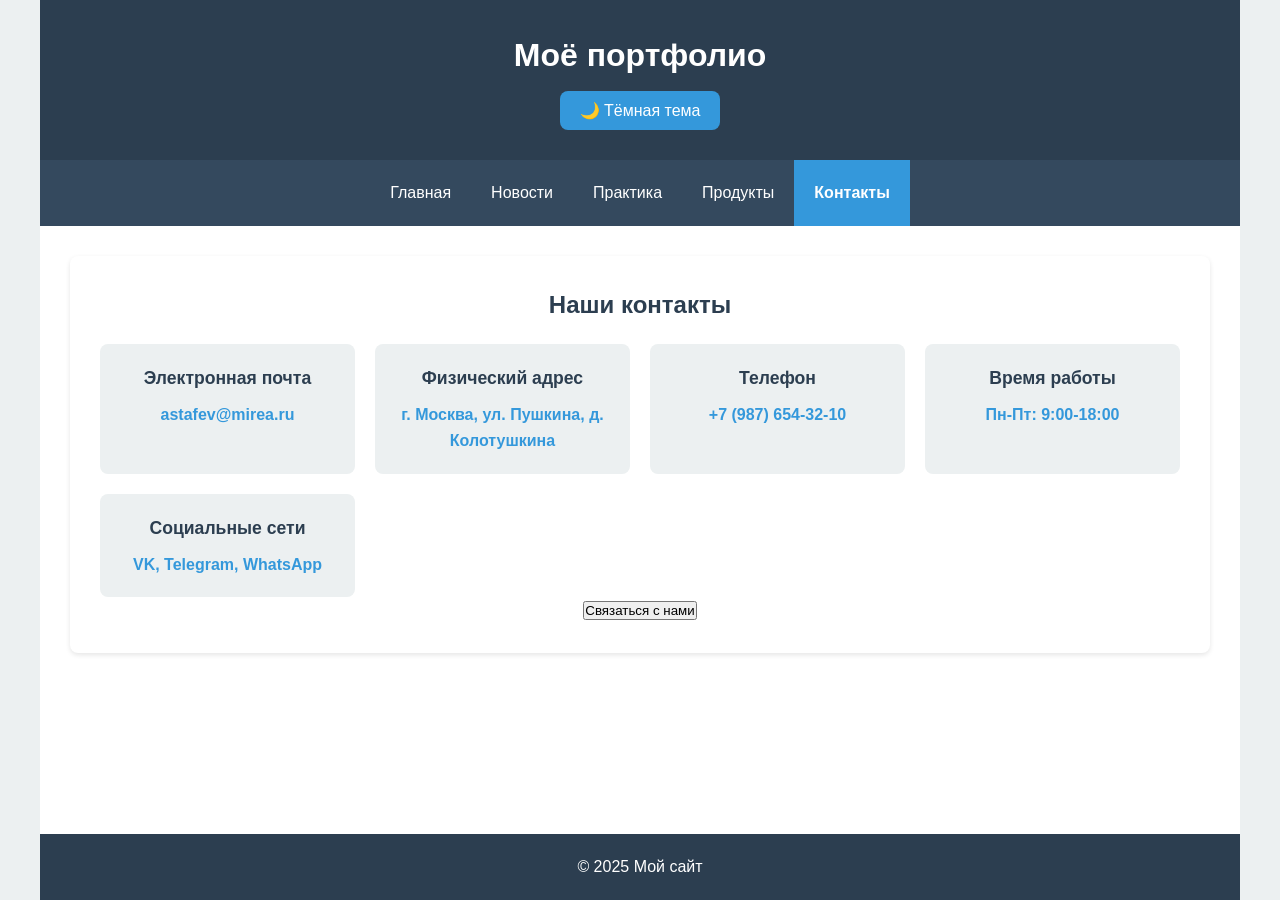
<file: contacts.html>
<!DOCTYPE html>
<html lang="ru">
<head>
    <meta charset="UTF-8">
    <meta name="viewport" content="width=device-width, initial-scale=1.0">
    <title>Контакты - Портфолио</title>
    <link rel="stylesheet" href="style/styles.css">
    <script src="main.js" defer></script>
</head>
<body>
<!-- Основной контейнер -->
<div class="page">

    <!-- Шапка -->
    <header class="header">
        <h1 class="header__title">Моё портфолио</h1>
        <button id="theme-toggle" class="theme-toggle__button">🌙 Тёмная тема</button>
    </header>

    <!-- Навигация -->
    <nav class="nav">
        <ul class="nav__list">
            <li class="nav__item">
                <a class="nav__link" href="index.html">Главная</a>
            </li>
            <li class="nav__item">
                <a class="nav__link" href="news.html">Новости</a>
            </li>
            <li class="nav__item">
                <a class="nav__link" href="practices.html">Практика</a>
            </li>
            <li class="nav__item">
                <a class="nav__link" href="goods.html">Продукты</a>
            </li>
            <li class="nav__item nav__item--active">
                <a class="nav__link" href="contacts.html">Контакты</a>
            </li>
        </ul>
    </nav>

    <!-- Основной контент -->
    <main class="main">

        <!-- Контакты -->
        <section class="contacts">
            <h2 class="contacts__title">Наши контакты</h2>

            <div class="contacts__list">
                <div class="contact-item">
                    <h3 class="contact-item__title">Электронная почта</h3>
                    <p class="contact-item__value">astafev@mirea.ru</p>
                </div>

                <div class="contact-item">
                    <h3 class="contact-item__title">Физический адрес</h3>
                    <p class="contact-item__value">г. Москва, ул. Пушкина, д. Колотушкина</p>
                </div>

                <div class="contact-item">
                    <h3 class="contact-item__title">Телефон</h3>
                    <p class="contact-item__value">+7 (987) 654-32-10</p>
                </div>

                <div class="contact-item">
                    <h3 class="contact-item__title">Время работы</h3>
                    <p class="contact-item__value">Пн-Пт: 9:00-18:00</p>
                </div>

                <div class="contact-item">
                    <h3 class="contact-item__title">Социальные сети</h3>
                    <p class="contact-item__value">VK, Telegram, WhatsApp</p>
                </div>
            </div>

            <!-- Кнопка для открытия модального окна -->
            <button class="contact-button" onclick="contactModal.showModal()">Связаться с нами</button>
        </section>

    </main>

    <!-- Подвал -->
    <footer class="footer">
        <p class="footer__text">&copy; 2025 Мой сайт</p>
    </footer>

    <!-- Модальное окно для формы обратной связи -->
    <dialog id="contactModal">
        <div class="modal-header">
            <h2>Форма обратной связи</h2>
        </div>

        <div class="modal-content">
            <form id="feedbackForm" method="dialog">
                <div class="form-group">
                    <label for="name">Имя <span class="required">*</span></label>
                    <input type="text" id="name" name="name" required placeholder="Введите ваше имя">
                </div>

                <div class="form-group">
                    <label for="phone">Телефон <span class="required">*</span></label>
                    <input type="tel" id="phone" name="phone" required placeholder="+7 (XXX) XXX-XX-XX">
                </div>

                <div class="form-group">
                    <label for="email">Электронная почта <span class="required">*</span></label>
                    <input type="email" id="email" name="email" required placeholder="example@mail.ru">
                </div>

                <div class="form-group">
                    <label for="category">Категория обращения <span class="required">*</span></label>
                    <select id="category" name="category" required>
                        <option value="">Выберите категорию</option>
                        <option value="technical">Техническая поддержка</option>
                        <option value="commercial">Коммерческое предложение</option>
                        <option value="cooperation">Сотрудничество</option>
                        <option value="complaint">Жалоба</option>
                        <option value="suggestion">Предложение</option>
                        <option value="other">Другое</option>
                    </select>
                </div>

                <div class="form-group">
                    <label for="message">Текст обращения <span class="required">*</span></label>
                    <textarea id="message" name="message" required
                              placeholder="Опишите вашу проблему или вопрос..."></textarea>
                </div>

                <div class="modal-actions">
                    <!-- Кнопка отмены с автоматическим закрытием через form method="dialog" -->
                    <button type="submit" class="btn btn-secondary">Отмена</button>
                    <!-- Кнопка отправки с обработкой через JavaScript -->
                    <button type="button" class="btn btn-primary" onclick="submitForm()">Отправить</button>
                </div>
            </form>
        </div>
    </dialog>
</div>
</body>
</html>
</file>
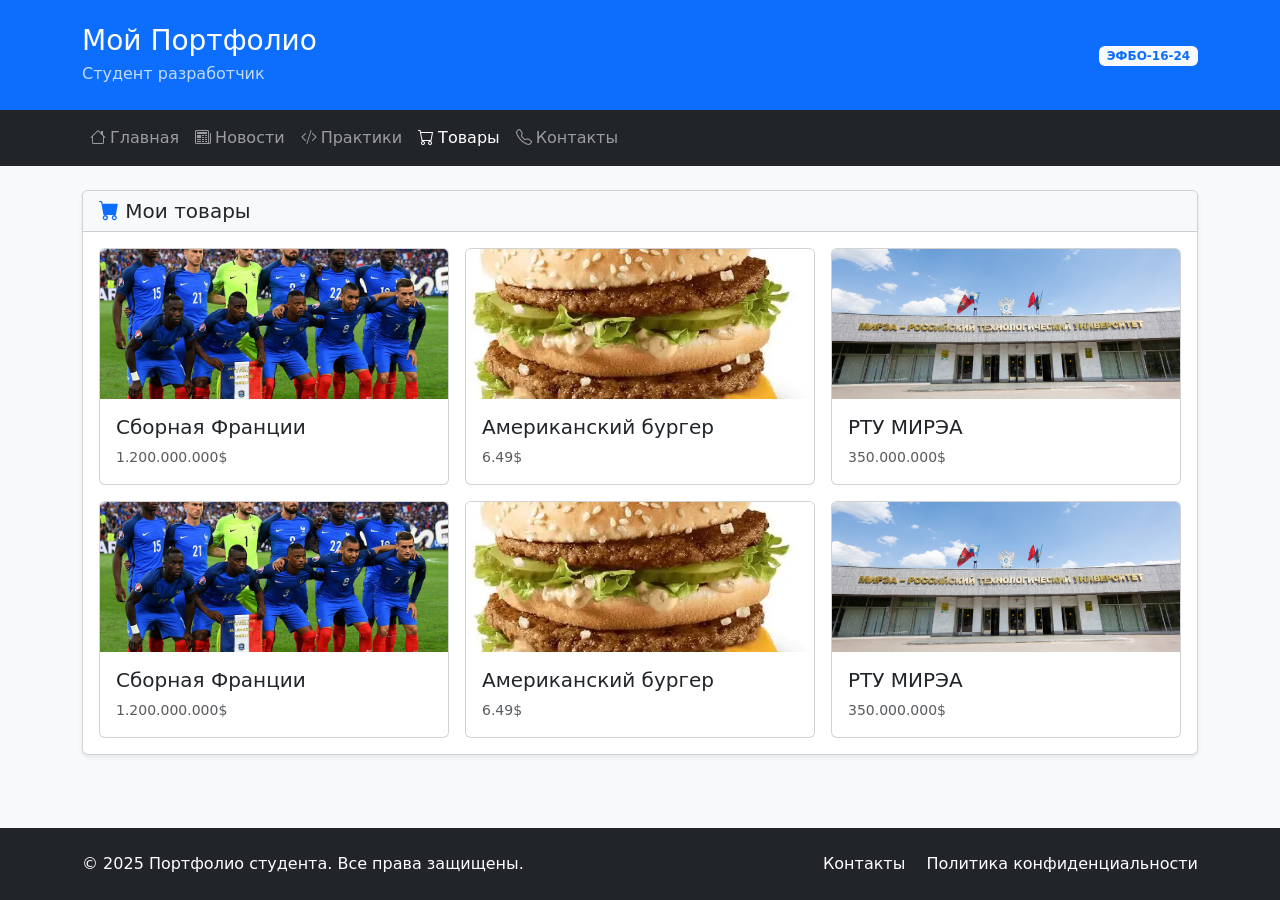
<file: goods.html>
<!DOCTYPE html>
<html lang="ru">
<head>
    <meta charset="UTF-8">
    <meta name="viewport" content="width=device-width, initial-scale=1.0">
    <title>Товары - Портфолио</title>
    <link href="https://cdn.jsdelivr.net/npm/bootstrap@5.3.2/dist/css/bootstrap.min.css" rel="stylesheet">
    <link rel="stylesheet" href="https://cdn.jsdelivr.net/npm/bootstrap-icons@1.11.1/font/bootstrap-icons.css">
    <script src="https://cdn.jsdelivr.net/npm/bootstrap@5.3.2/dist/js/bootstrap.bundle.min.js" defer></script>
</head>

<body class="bg-light">
<div class="container-fluid p-0 d-flex flex-column min-vh-100">
    <!-- Header -->
    <header class="bg-primary text-white py-4">
        <div class="container">
            <div class="row align-items-center">
                <div class="col">
                    <h1 class="h3 mb-1">Мой Портфолио</h1>
                    <p class="mb-0 opacity-75">Студент разработчик</p>
                </div>
                <div class="col-auto">
                    <span class="badge bg-light text-primary">ЭФБО-16-24</span>
                </div>
            </div>
        </div>
    </header>

    <!-- Navigation -->
    <nav class="navbar navbar-expand-lg navbar-dark bg-dark">
        <div class="container">
            <button class="navbar-toggler" type="button" data-bs-toggle="collapse" data-bs-target="#navbarNav">
                <span class="navbar-toggler-icon"></span>
            </button>
            <div class="collapse navbar-collapse" id="navbarNav">
                <ul class="navbar-nav">
                    <li class="nav-item">
                        <a class="nav-link" href="index.html">
                            <i class="bi bi-house me-1"></i>Главная
                        </a>
                    </li>
                    <li class="nav-item">
                        <a class="nav-link" href="news.html">
                            <i class="bi bi-newspaper me-1"></i>Новости
                        </a>
                    </li>
                    <li class="nav-item">
                        <a class="nav-link" href="practices.html">
                            <i class="bi bi-code-slash me-1"></i>Практики
                        </a>
                    </li>
                    <li class="nav-item">
                        <a class="nav-link active" href="goods.html">
                            <i class="bi bi-cart me-1"></i>Товары
                        </a>
                    </li>
                    <li class="nav-item">
                        <a class="nav-link" href="contacts.html">
                            <i class="bi bi-telephone me-1"></i>Контакты
                        </a>
                    </li>
                </ul>
            </div>
        </div>
    </nav>

    <!-- Main Content -->
    <main class="container my-4 flex-grow-1">
        <!-- Products Section -->
        <section class="mb-5">
            <div class="card shadow-sm">
                <div class="card-header bg-light">
                    <h3 class="card-title h5 mb-0">
                        <i class="bi bi-cart-fill text-primary"></i>
                        Мои товары
                    </h3>
                </div>
                <div class="card-body">
                    <div class="row g-3">
                        <div class="col-md-4">
                            <div class="card h-100">
                                <img src="images/france.jpg" class="card-img-top" alt="Сборная Франции"
                                     style="height: 150px; object-fit: cover;">
                                <div class="card-body">
                                    <h5 class="card-title">Сборная Франции</h5>
                                    <p class="card-text small text-muted">
                                        1.200.000.000$
                                    </p>
                                </div>
                            </div>
                        </div>
                        <div class="col-md-4">
                            <div class="card h-100">
                                <img src="images/bigmac.webp" class="card-img-top" alt="Американский бургер"
                                     style="height: 150px; object-fit: cover;">
                                <div class="card-body">
                                    <h5 class="card-title">Американский бургер</h5>
                                    <p class="card-text small text-muted">
                                        6.49$
                                    </p>
                                </div>
                            </div>
                        </div>
                        <div class="col-md-4">
                            <div class="card h-100">
                                <img src="images/mirea.jpg" class="card-img-top" alt="РТУ МИРЭА"
                                     style="height: 150px; object-fit: cover;">
                                <div class="card-body">
                                    <h5 class="card-title">РТУ МИРЭА</h5>
                                    <p class="card-text small text-muted">
                                        350.000.000$
                                    </p>
                                </div>
                            </div>
                        </div>
                        <div class="col-md-4">
                            <div class="card h-100">
                                <img src="images/france.jpg" class="card-img-top" alt="Сборная Франции"
                                     style="height: 150px; object-fit: cover;">
                                <div class="card-body">
                                    <h5 class="card-title">Сборная Франции</h5>
                                    <p class="card-text small text-muted">
                                        1.200.000.000$
                                    </p>
                                </div>
                            </div>
                        </div>
                        <div class="col-md-4">
                            <div class="card h-100">
                                <img src="images/bigmac.webp" class="card-img-top" alt="Американский бургер"
                                     style="height: 150px; object-fit: cover;">
                                <div class="card-body">
                                    <h5 class="card-title">Американский бургер</h5>
                                    <p class="card-text small text-muted">
                                        6.49$
                                    </p>
                                </div>
                            </div>
                        </div>
                        <div class="col-md-4">
                            <div class="card h-100">
                                <img src="images/mirea.jpg" class="card-img-top" alt="РТУ МИРЭА"
                                     style="height: 150px; object-fit: cover;">
                                <div class="card-body">
                                    <h5 class="card-title">РТУ МИРЭА</h5>
                                    <p class="card-text small text-muted">
                                        350.000.000$
                                    </p>
                                </div>
                            </div>
                        </div>
                    </div>
                </div>
            </div>
        </section>
    </main>

    <!-- Footer -->
    <footer class="bg-dark text-white py-4 mt-auto">
        <div class="container">
            <div class="row align-items-center">
                <div class="col-md-6">
                    <p class="mb-0">&copy; 2025 Портфолио студента. Все права защищены.</p>
                </div>
                <div class="col-md-6 text-md-end">
                    <a href="contacts.html" class="text-white text-decoration-none me-3">Контакты</a>
                    <a href="#" class="text-white text-decoration-none">Политика конфиденциальности</a>
                </div>
            </div>
        </div>
    </footer>
</div>
</body>
</html>
</file>
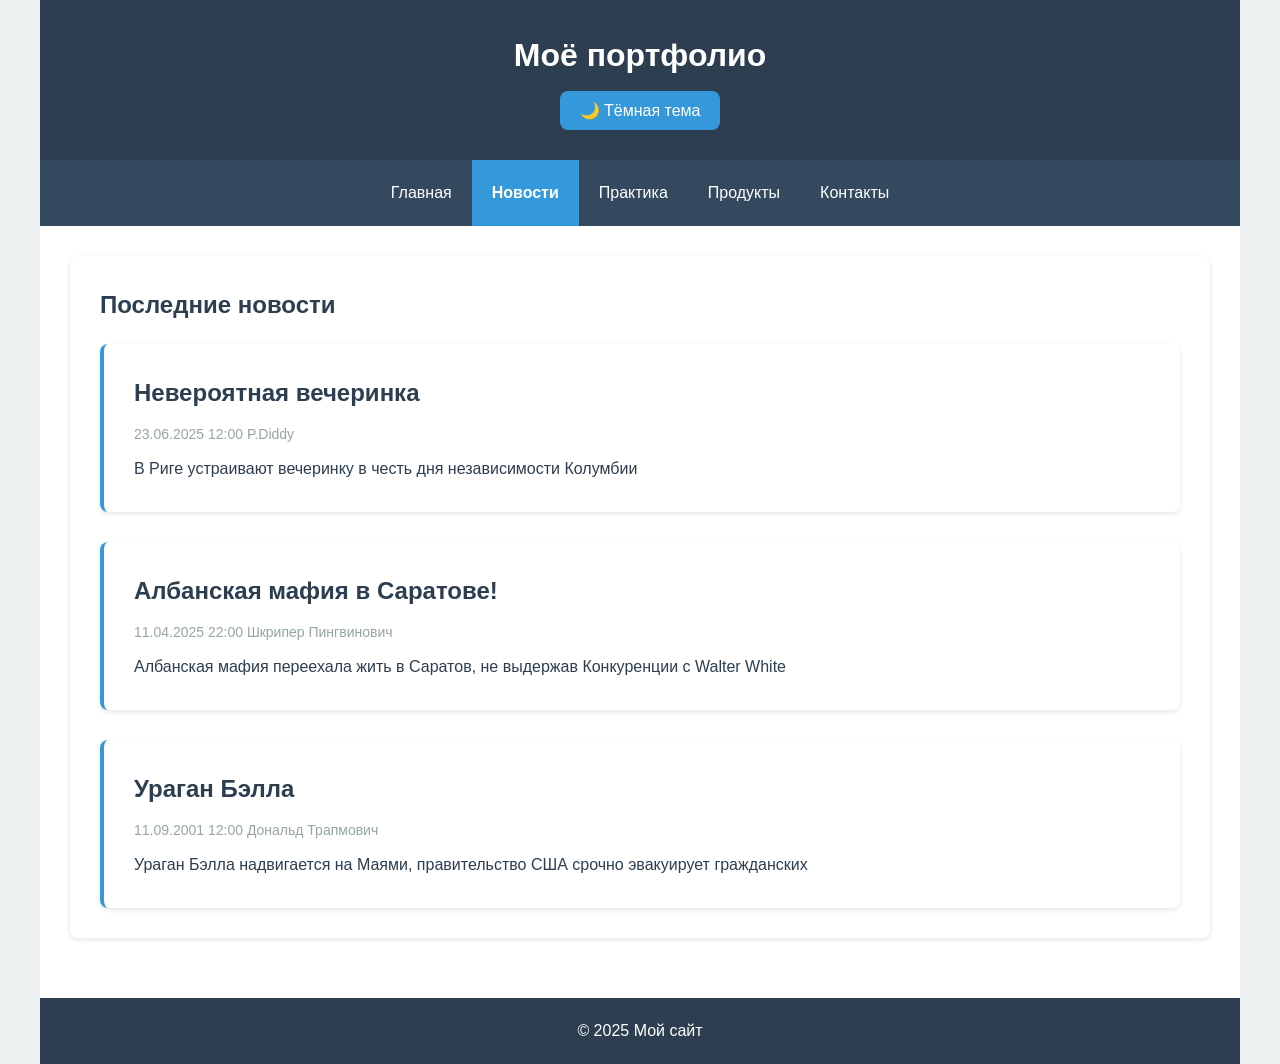
<file: news.html>
<!DOCTYPE html>
<html lang="ru">
<head>
    <meta charset="UTF-8">
    <meta name="viewport" content="width=device-width, initial-scale=1.0">
    <title>Новости - Портфолио</title>
    <link rel="stylesheet" href="style/styles.css">
    <script src="main.js" defer></script>
</head>
<body>
<!-- Основной контейнер -->
<div class="page">

    <!-- Шапка -->
    <header class="header">
        <h1 class="header__title">Моё портфолио</h1>
        <button id="theme-toggle" class="theme-toggle__button">🌙 Тёмная тема</button>
    </header>

    <!-- Навигация -->
    <nav class="nav">
        <ul class="nav__list">
            <li class="nav__item">
                <a class="nav__link" href="index.html">Главная</a>
            </li>
            <li class="nav__item nav__item--active">
                <a class="nav__link" href="news.html">Новости</a>
            </li>
            <li class="nav__item">
                <a class="nav__link" href="practices.html">Практика</a>
            </li>
            <li class="nav__item">
                <a class="nav__link" href="goods.html">Продукты</a>
            </li>
            <li class="nav__item">
                <a class="nav__link" href="contacts.html">Контакты</a>
            </li>
        </ul>
    </nav>

    <!-- Основной контент -->
    <main class="main">

        <!-- Блок новостей -->
        <section class="news">
            <h2 class="news__title">Последние новости</h2>
            <div class="news__list">
                <article class="news-item">
                    <h3 class="news-item__title">Невероятная вечеринка</h3>
                    <div class="news-item__date">23.06.2025 12:00 P.Diddy</div>
                    <p class="news-item__text">В Риге устраивают вечеринку в честь дня независимости Колумбии</p>
                </article>

                <article class="news-item">
                    <h3 class="news-item__title">Албанская мафия в Саратове!</h3>
                    <div class="news-item__date">11.04.2025 22:00 Шкрипер Пингвинович</div>
                    <p class="news-item__text">Албанская мафия переехала жить в Саратов, не выдержав Конкуренции с Walter White</p>
                </article>

                <article class="news-item">
                    <h3 class="news-item__title">Ураган Бэлла</h3>
                    <div class="news-item__date">11.09.2001 12:00 Дональд Трапмович</div>
                    <p class="news-item__text">Ураган Бэлла надвигается на Маями, правительство США срочно эвакуирует гражданских</p>
                </article>
            </div>
        </section>

    </main>

    <!-- Подвал -->
    <footer class="footer">
        <p class="footer__text">&copy; 2025 Мой сайт</p>
    </footer>
</div>
</body>
</html>
</file>
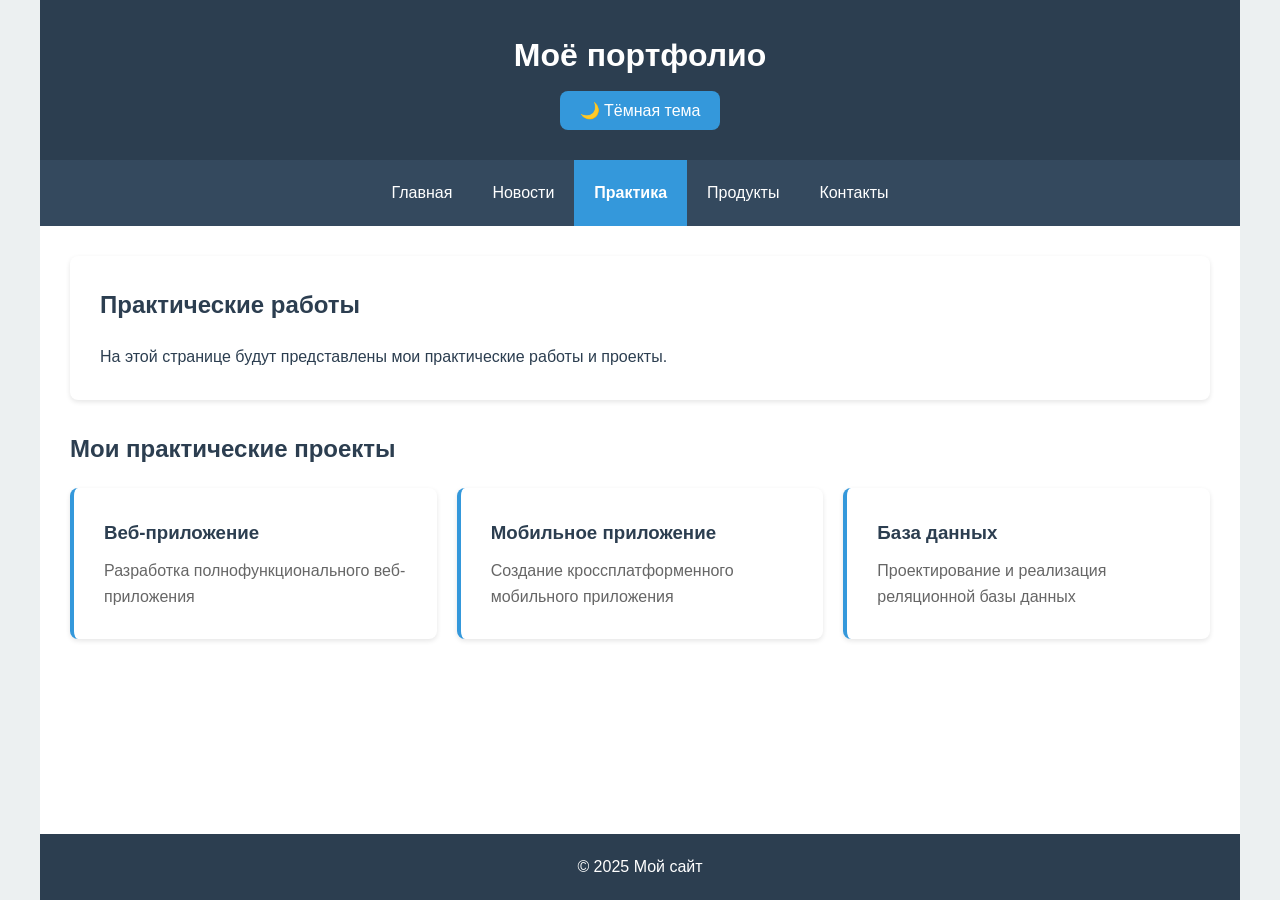
<file: practices.html>
<!DOCTYPE html>
<html lang="ru">
<head>
    <meta charset="UTF-8">
    <meta name="viewport" content="width=device-width, initial-scale=1.0">
    <title>Практика - Портфолио</title>
    <link rel="stylesheet" href="style/styles.css">
    <script src="main.js" defer></script>
</head>
<body>
<!-- Основной контейнер -->
<div class="page">

    <!-- Шапка -->
    <header class="header">
        <h1 class="header__title">Моё портфолио</h1>
        <button id="theme-toggle" class="theme-toggle__button">🌙 Тёмная тема</button>
    </header>

    <!-- Навигация -->
    <nav class="nav">
        <ul class="nav__list">
            <li class="nav__item">
                <a class="nav__link" href="index.html">Главная</a>
            </li>
            <li class="nav__item">
                <a class="nav__link" href="news.html">Новости</a>
            </li>
            <li class="nav__item nav__item--active">
                <a class="nav__link" href="practices.html">Практика</a>
            </li>
            <li class="nav__item">
                <a class="nav__link" href="goods.html">Продукты</a>
            </li>
            <li class="nav__item">
                <a class="nav__link" href="contacts.html">Контакты</a>
            </li>
        </ul>
    </nav>

    <!-- Основной контент -->
    <main class="main">

        <!-- Практика -->
        <section class="about">
            <h2 class="about__title">Практические работы</h2>
            <div class="about__content">
                <p class="about__text">
                    На этой странице будут представлены мои практические работы и проекты.
                </p>
            </div>
        </section>

        <!-- Проекты практики -->
        <section class="projects">
            <h2 class="projects__title">Мои практические проекты</h2>
            <div class="projects__grid">
                <div class="project-card">
                    <h3 class="project-card__title">Веб-приложение</h3>
                    <p class="project-card__desc">Разработка полнофункционального веб-приложения</p>
                </div>
                <div class="project-card">
                    <h3 class="project-card__title">Мобильное приложение</h3>
                    <p class="project-card__desc">Создание кроссплатформенного мобильного приложения</p>
                </div>
                <div class="project-card">
                    <h3 class="project-card__title">База данных</h3>
                    <p class="project-card__desc">Проектирование и реализация реляционной базы данных</p>
                </div>
            </div>
        </section>

    </main>

    <!-- Подвал -->
    <footer class="footer">
        <p class="footer__text">&copy; 2025 Мой сайт</p>
    </footer>
</div>
</body>
</html>
</file>
<file: style/styles.css>
/* CSS переменные */
:root {
    --color-main: #2c3e50;
    --color-accent: #3498db;
    --color-light: #ecf0f1;
    --color-dark: #34495e;
    --color-text: #2c3e50;
    --color-white: #ffffff;

    --shadow: 0 2px 5px rgba(0,0,0,0.1);
    --radius: 8px;

    --space-sm: 10px;
    --space-md: 20px;
    --space-lg: 30px;

    /* Дополнительные переменные из styles.css для градиентов и других цветов */
    --gradient-main: linear-gradient(135deg, #2c3e50 0%, #34495e 100%);
    --gradient-accent: linear-gradient(135deg, #667eea 0%, #764ba2 100%);
    --gradient-light: linear-gradient(135deg, #f8f9fa 0%, #e9ecef 100%);
    --gradient-skill: linear-gradient(135deg, #4facfe 0%, #00f2fe 100%);
    --color-news-meta: #95a5a6;
    --color-danger: #e74c3c;
}


/* Тёмная тема: переопределяем переменные */
body.dark-theme {
    --color-main: #1a1a1a; /* Более чёрный для меню */
    --color-accent: #0d0d0d; /* Более чёрный акцент */
    --color-light: #121212; /* Очень тёмный чёрный фон */
    --color-dark: #171717; /* Градиент с чёрными тонами для header */
    --color-text: #ffffff; /* Белый текст для максимальной видимости */
    --color-white: #1c1c1c; /* Чёрный для блоков */

    --gradient-main: linear-gradient(135deg, #1c1c1c 0%, #121212 100%);
    --gradient-accent: linear-gradient(135deg, #333333 0%, #1a1a1a 100%); /* Более чёрные тона */
    --gradient-light: linear-gradient(135deg, #121212 0%, #1c1c1c 100%);
    --gradient-skill: linear-gradient(135deg, #004d4d 0%, #002929 100%); /* Тёмные чёрно-зелёные для навыков */
    --color-news-meta: #d0d0d0; /* Светлее серый для мета */
    --color-danger: #ff0000; /* Ярче красный для danger, чтобы был видим */

    --shadow: 0 2px 5px rgba(0,0,0,0.5); /* Более тёмная тень с чёрным */
}

body.dark-theme .header {
    background: var(--color-dark);
    color: var(--color-text); /* Убедимся, что текст в header видим */
}

body.dark-theme .nav {
    background: var(--color-main);
}

body.dark-theme .nav__link {
    color: var(--color-text); /* Светлый текст для ссылок */
}

body.dark-theme .nav__link:hover {
    background: var(--color-accent);
    color: var(--color-text);
}

body.dark-theme .profile__card,
body.dark-theme .about,
body.dark-theme .news,
body.dark-theme .contacts,
body.dark-theme .project-card,
body.dark-theme .news-item,
body.dark-theme .contact-item {
    background: var(--color-light);
    color: var(--color-text); /* Светлый текст для всех блоков */
}

body.dark-theme .profile__name {
    color: var(--color-text); /* Переопределение для имени */
}

body.dark-theme .profile__group {
    color: #add8e6; /* Светлый акцент для группы, чтобы был видим */
}

body.dark-theme .about__title,
body.dark-theme .skills__title,
body.dark-theme .projects__title,
body.dark-theme .news__title,
body.dark-theme .contacts__title,
body.dark-theme .project-card__title,
body.dark-theme .news-item__title,
body.dark-theme .contact-item__title {
    color: var(--color-text); /* Светлый для всех заголовков */
}

body.dark-theme .project-card__desc,
body.dark-theme .news-item__text,
body.dark-theme .about__text {
    color: #e0e0e0; /* Светло-серый для описаний, чтобы был видим на тёмном фоне */
}

body.dark-theme .news-item__date {
    color: #add8e6; /* Светлый для даты */
}

body.dark-theme .contact-item__value {
    color: #add8e6; /* Светлый для значений контактов */
}

body.dark-theme .skill {
    color: var(--color-text); /* Светлый текст для навыков */
}

body.dark-theme .skill--html {
    background: #a52a2a; /* Темнее для HTML в тёмной теме */
}

body.dark-theme .skill--css {
    background: #1e3a8a; /* Темнее для CSS */
}

body.dark-theme .skill--js {
    background: #a16207; /* Темнее для JS, и текст светлый */
    color: var(--color-text);
}

body.dark-theme .footer {
    background: var(--color-dark);
    color: var(--color-text);
}

.theme-toggle__button {
    background: var(--color-accent);
    color: var(--color-white);
    border: none;
    padding: var(--space-sm) var(--space-md);
    border-radius: var(--radius);
    cursor: pointer;
    font-size: 1rem;
    margin-top: var(--space-sm);
    transition: background 0.3s;
}

.theme-toggle__button:hover {
    background: #0a0a0a; /* Чёрный hover */
}

body.dark-theme .theme-toggle__button {
    background: var(--color-accent);
    color: var(--color-text);
}


/* Базовые стили */
* {
    margin: 0;
    padding: 0;
    box-sizing: border-box;
}

body {
    font-family: Arial, sans-serif;
    line-height: 1.6;
    color: var(--color-text);
    background-color: var(--color-light);
}

/* Блок page */
.page {
    max-width: 1200px;
    margin: 0 auto;
    background: var(--color-white);
    min-height: 100vh;
}

/* Блок header */
.header {
    background: var(--color-main);
    color: var(--color-white);
    padding: var(--space-lg);
    text-align: center;
}

.header__title {
    font-size: 2rem;
}

/* Блок nav */
.nav {
    background: var(--color-dark);
}

.nav__list {
    list-style: none;
    display: flex;
    justify-content: center;
}

.nav__item {
    margin: 0;
}

.nav__link {
    display: block;
    padding: var(--space-md);
    color: var(--color-white);
    text-decoration: none;
    transition: background-color 0.3s;
}

.nav__link:hover {
    background: var(--color-accent);
}

/* Модификатор --active */
.nav__item--active .nav__link {
    background: var(--color-accent);
    font-weight: bold;
}

/* Блок main */
.main {
    padding: var(--space-lg);
}

/* Блок profile */
.profile {
    margin-bottom: var(--space-lg);
}

.profile__card {
    display: flex;
    align-items: center;
    gap: var(--space-lg);
    background: var(--color-white);
    padding: var(--space-lg);
    border-radius: var(--radius);
    box-shadow: var(--shadow);
}

.profile__photo {
    width: 150px;
    height: 150px;
    border-radius: 50%;
    border: 3px solid var(--color-accent);
}

.profile__name {
    font-size: 1.5rem;
    color: var(--color-main);
    margin-bottom: var(--space-sm);
}

.profile__group {
    color: var(--color-accent);
    font-size: 1.1rem;
}

/* Блок about */
.about {
    background: var(--color-white);
    padding: var(--space-lg);
    margin-bottom: var(--space-lg);
    border-radius: var(--radius);
    box-shadow: var(--shadow);
}

.about__title {
    color: var(--color-main);
    margin-bottom: var(--space-md);
    font-size: 1.5rem;
}

.about__text {
    line-height: 1.6;
}

/* Блок skills */
.skills {
    margin-bottom: var(--space-lg);
}

.skills__title {
    color: var(--color-main);
    margin-bottom: var(--space-md);
    font-size: 1.5rem;
}

.skills__list {
    display: flex;
    gap: var(--space-md);
    flex-wrap: wrap;
}

/* Блок skill с модификаторами */
.skill {
    padding: var(--space-md);
    border-radius: var(--radius);
    color: var(--color-white);
    font-weight: bold;
    transition: transform 0.3s;
}

.skill:hover {
    transform: translateY(-3px);
}

.skill--html {
    background: #e34c26;
}

.skill--css {
    background: #264de4;
}

.skill--js {
    background: #f0db4f;
    color: var(--color-text);
}

/* Блок projects */
.projects__title {
    color: var(--color-main);
    margin-bottom: var(--space-md);
    font-size: 1.5rem;
}

.projects__grid {
    display: grid;
    grid-template-columns: repeat(auto-fit, minmax(300px, 1fr));
    gap: var(--space-md);
}

/* Блок project-card */
.project-card {
    background: var(--color-white);
    padding: var(--space-lg);
    border-radius: var(--radius);
    box-shadow: var(--shadow);
    border-left: 4px solid var(--color-accent);
    transition: transform 0.3s;
}

.project-card:hover {
    transform: translateY(-5px);
}

.project-card__title {
    color: var(--color-main);
    margin-bottom: var(--space-sm);
}

.project-card__desc {
    color: #666;
}

/* Блок footer */
.footer {
    background: var(--color-main);
    color: var(--color-white);
    text-align: center;
    padding: var(--space-md);
    margin-top: var(--space-lg);
}

/* Адаптивность */
@media (max-width: 768px) {
    .profile__card {
        flex-direction: column;
        text-align: center;
    }

    .nav__list {
        flex-direction: column;
    }

    .skills__list {
        justify-content: center;
    }

    .projects__grid {
        grid-template-columns: 1fr;
    }
}

/* Блок news */
.news {
    background: var(--color-white);
    padding: var(--space-lg);
    border-radius: var(--radius);
    box-shadow: var(--shadow);
}

.news__title {
    color: var(--color-main);
    margin-bottom: var(--space-md);
    font-size: 1.5rem;
}

.news__list {
    display: flex;
    flex-direction: column;
    gap: var(--space-md);
}

/* Блок news-item */
.news-item {
    padding: var(--space-md);
    border-left: 4px solid var(--color-accent);
    background: var(--color-light);
    border-radius: var(--radius);
}

.news-item__title {
    color: var(--color-main);
    margin-bottom: var(--space-sm);
}

.news-item__date {
    color: var(--color-accent);
    font-size: 0.9rem;
    margin-bottom: var(--space-sm);
}

.news-item__text {
    line-height: 1.5;
}

/* Блок contacts */
.contacts {
    background: var(--color-white);
    padding: var(--space-lg);
    border-radius: var(--radius);
    box-shadow: var(--shadow);
}

.contacts__title {
    color: var(--color-main);
    margin-bottom: var(--space-md);
    font-size: 1.5rem;
}

.contacts__list {
    display: grid;
    grid-template-columns: repeat(auto-fit, minmax(250px, 1fr));
    gap: var(--space-md);
}

/* Блок contact-item */
.contact-item {
    padding: var(--space-md);
    background: var(--color-light);
    border-radius: var(--radius);
    text-align: center;
}

.contact-item__title {
    color: var(--color-main);
    margin-bottom: var(--space-sm);
    font-size: 1.1rem;
}

.contact-item__value {
    color: var(--color-accent);
    font-weight: bold;
}

/* Переделанные стили для других страниц по аналогии (news, goods, practices, contacts) */

/* Дополнительные стили для goods.html (продукты) - адаптировано под BEM */
.projects--goods .projects__grid {
    grid-template-columns: repeat(3, 1fr); /* Фиксированные 3 колонки из styles.css */
}

.project-card--product {
    text-align: center;
}

.project-card__image {
    width: 200px;
    height: 250px;
    border-radius: var(--radius);
    object-fit: cover;
    margin-bottom: var(--space-md);
    border: 3px solid var(--color-light);
}

.project-card__price {
    font-size: 20px;
    color: var(--color-danger);
    font-weight: 700;
    margin: var(--space-sm) 0;
}

/* Стили для practices.html (предполагаем похожие на projects или goods) - адаптировано */
.projects--practices .project-card {
    /* Дополнительные модификаторы, если нужно, аналогично projects */
}

/* Дополнительные стили для news.html - расширенно по аналогии */
.news__list {
    display: grid;
    gap: var(--space-lg); /* Улучшено из styles.css */
}

.news-item {
    background: var(--color-white);
    padding: var(--space-lg);
    border-radius: var(--radius);
    box-shadow: var(--shadow);
    border-left: 4px solid var(--color-accent);
}

.news-item__title {
    font-size: 24px;
    font-weight: 600;
}

.news-item__date {
    color: var(--color-news-meta);
    font-size: 14px;
}

.news-item__text {
    color: var(--color-text);
    line-height: 1.7;
}

/* Дополнительные стили для contacts.html - адаптировано с модальным окном */
.contacts {
    text-align: center;
}

.contacts__info {
    background: var(--gradient-light);
    padding: var(--space-lg);
    margin: var(--space-md) 0;
    border-radius: var(--radius);
    font-size: 18px;
    color: var(--color-main);
}

.contacts__button {
    background: var(--gradient-accent);
    color: var(--color-white);
    border: none;
    padding: var(--space-sm) var(--space-lg);
    font-size: 16px;
    border-radius: 30px;
    cursor: pointer;
    margin-top: var(--space-md);
    font-weight: 600;
    transition: all 0.3s ease;
}

.contacts__button:hover {
    transform: translateY(-2px);
    box-shadow: 0 8px 25px rgba(102, 126, 234, 0.4);
}

/* Стили для модального окна - адаптировано под BEM и переменные */
dialog::backdrop {
    background: rgba(0, 0, 0, 0.6);
    animation: fadeIn 0.3s ease;
}

dialog {
    border: none;
    border-radius: var(--radius);
    padding: 0;
    box-shadow: 0 10px 30px rgba(0, 0, 0, 0.3);
    animation: slideIn 0.3s ease;
    max-width: 500px;
    width: 90vw;
    max-height: 90vh;
    overflow-y: auto;
}

.modal-header {
    background: var(--gradient-main);
    color: var(--color-white);
    padding: var(--space-md);
    border-radius: var(--radius) var(--radius) 0 0;
    margin: 0;
}

.modal-header__title {
    margin: 0;
    font-size: 1.5rem;
}

.modal-content {
    padding: var(--space-lg);
}

.form-group {
    margin-bottom: var(--space-md);
}

.form-group__label {
    display: block;
    margin-bottom: var(--space-sm);
    font-weight: 600;
}

.form-group__input,
.form-group__textarea,
.form-group__select {
    width: 100%;
    padding: var(--space-sm);
    border: 2px solid var(--color-light);
    border-radius: 6px;
    font-size: 1rem;
    transition: border-color 0.3s ease;
}

.form-group__input:focus,
.form-group__textarea:focus,
.form-group__select:focus {
    outline: none;
    border-color: var(--color-accent);
}

.form-group__textarea {
    min-height: 100px;
    resize: vertical;
}

.modal-actions {
    display: flex;
    gap: var(--space-sm);
    justify-content: flex-end;
    margin-top: var(--space-lg);
}

.btn {
    padding: var(--space-sm) var(--space-md);
    border: none;
    border-radius: 6px;
    cursor: pointer;
    font-size: 1rem;
    transition: all 0.3s ease;
    font-weight: 600;
}

.btn--primary {
    background: var(--gradient-accent);
    color: var(--color-white);
}

.btn--primary:hover {
    transform: translateY(-2px);
    box-shadow: 0 5px 15px rgba(102, 126, 234, 0.4);
}

.btn--secondary {
    background: var(--color-light);
    color: var(--color-main);
    border: 2px solid var(--color-light);
}

.btn--secondary:hover {
    background: #e9ecef;
}

.required {
    color: var(--color-danger);
}

/* Анимации */
@keyframes fadeIn {
    from { opacity: 0; }
    to { opacity: 1; }
}

@keyframes slideIn {
    from { opacity: 0; transform: translateY(-50px) scale(0.9); }
    to { opacity: 1; transform: translateY(0) scale(1); }
}

/* Дополнительная адаптивность */
@media (max-width: 768px) {
    .news__list {
        grid-template-columns: 1fr;
    }

    .contacts__list {
        grid-template-columns: 1fr;
    }

    .projects--goods .projects__grid {
        grid-template-columns: 1fr;
    }

    .main {
        padding: var(--space-md);
    }
}

@media (max-width: 600px) {
    dialog {
        margin: var(--space-sm);
        width: calc(100vw - 2 * var(--space-sm));
    }

    .modal-actions {
        flex-direction: column;
    }

    .btn {
        width: 100%;
    }
}

/* Sticky footer с flexbox */
.page {
    display: flex;
    flex-direction: column;
}

.main {
    flex: 1; /* Main растягивается, чтобы заполнить пространство */
}

/* Если нужно, убедись, что footer не растягивается */
.footer {
    flex-shrink: 0; /* Footer остаётся фиксированной высоты */
}
</file>
